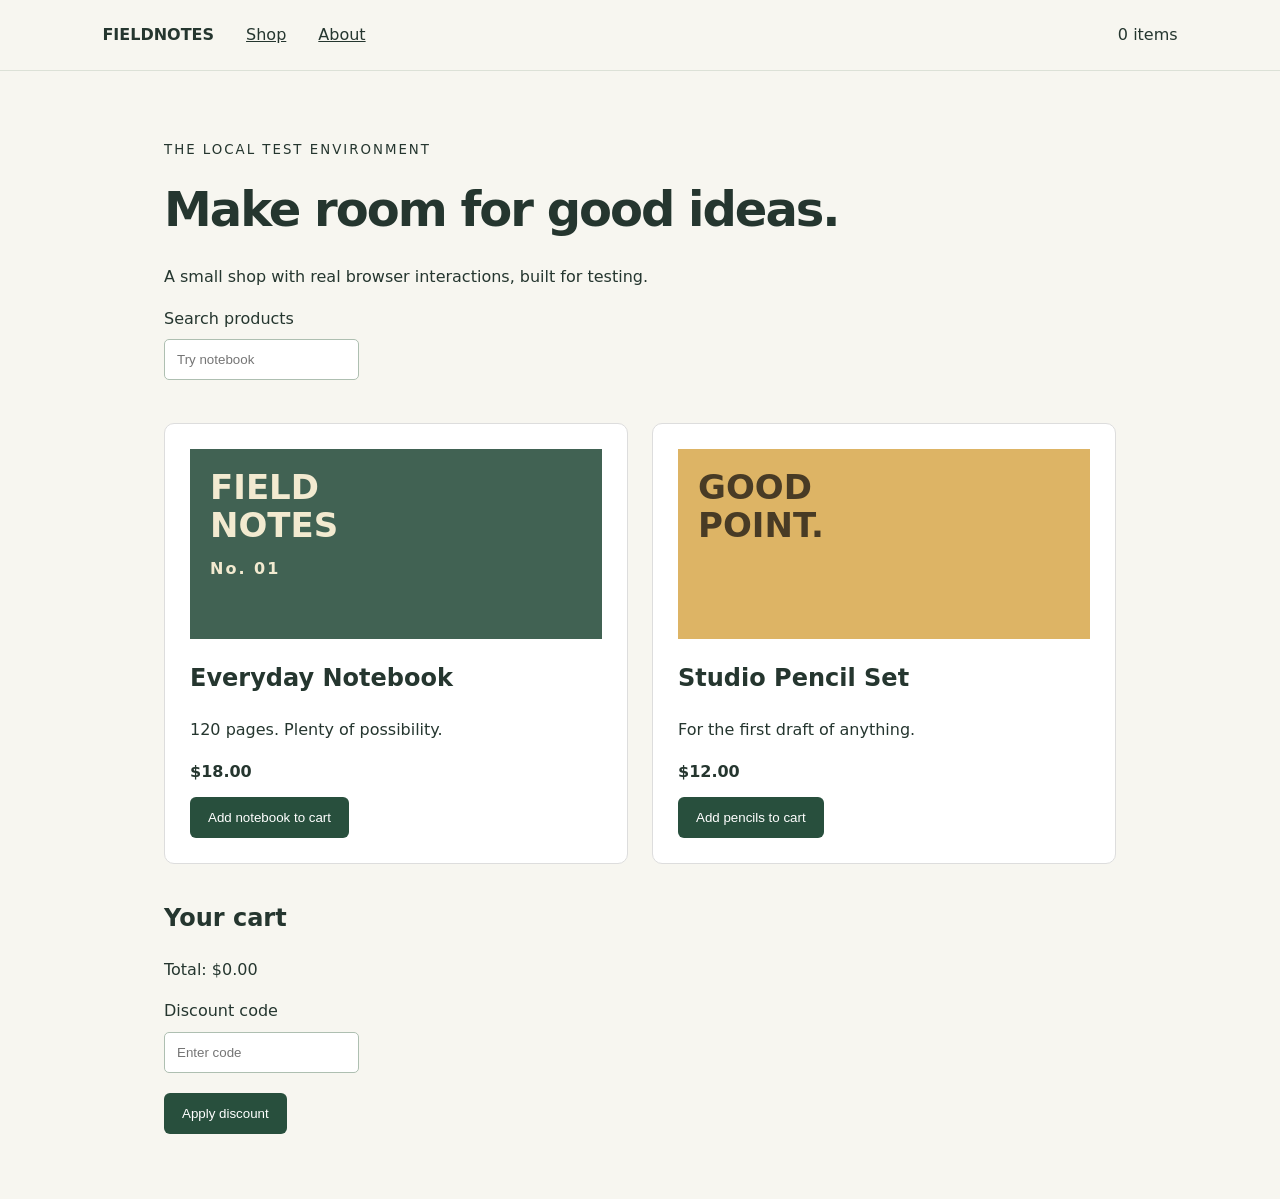
<file: demo/index.html>
<!doctype html><html lang="en"><head><meta charset="utf-8"><meta name="viewport" content="width=device-width, initial-scale=1"><title>Fieldnotes — Demo Store</title><link rel="stylesheet" href="/demo/style.css"><script src="/demo/app.js" defer></script></head>
<body><nav><strong>FIELDNOTES</strong><a href="/demo/">Shop</a><a href="/demo/about.html">About</a><span data-testid="cart-count">0 items</span></nav><main><small>THE LOCAL TEST ENVIRONMENT</small><h1>Make room for good ideas.</h1><p>A small shop with real browser interactions, built for testing.</p><label for="search">Search products</label><input id="search" data-testid="search" placeholder="Try notebook"><section class="products"><article data-testid="notebook-card"><div class="cover">FIELD<br>NOTES<br><small>No. 01</small></div><h2>Everyday Notebook</h2><p>120 pages. Plenty of possibility.</p><strong>$18.00</strong><button data-testid="add-notebook">Add notebook to cart</button></article><article data-testid="pencil-card"><div class="cover pencil">GOOD<br>POINT.</div><h2>Studio Pencil Set</h2><p>For the first draft of anything.</p><strong>$12.00</strong><button data-testid="add-pencil">Add pencils to cart</button></article></section><p data-testid="search-empty" hidden>No products found</p><h2>Your cart</h2><p data-testid="cart-total">Total: $0.00</p><label for="coupon">Discount code</label><input id="coupon" data-testid="coupon" placeholder="Enter code"><button data-testid="apply-coupon">Apply discount</button><p role="alert" data-testid="coupon-message"></p></main></body></html>
</file>
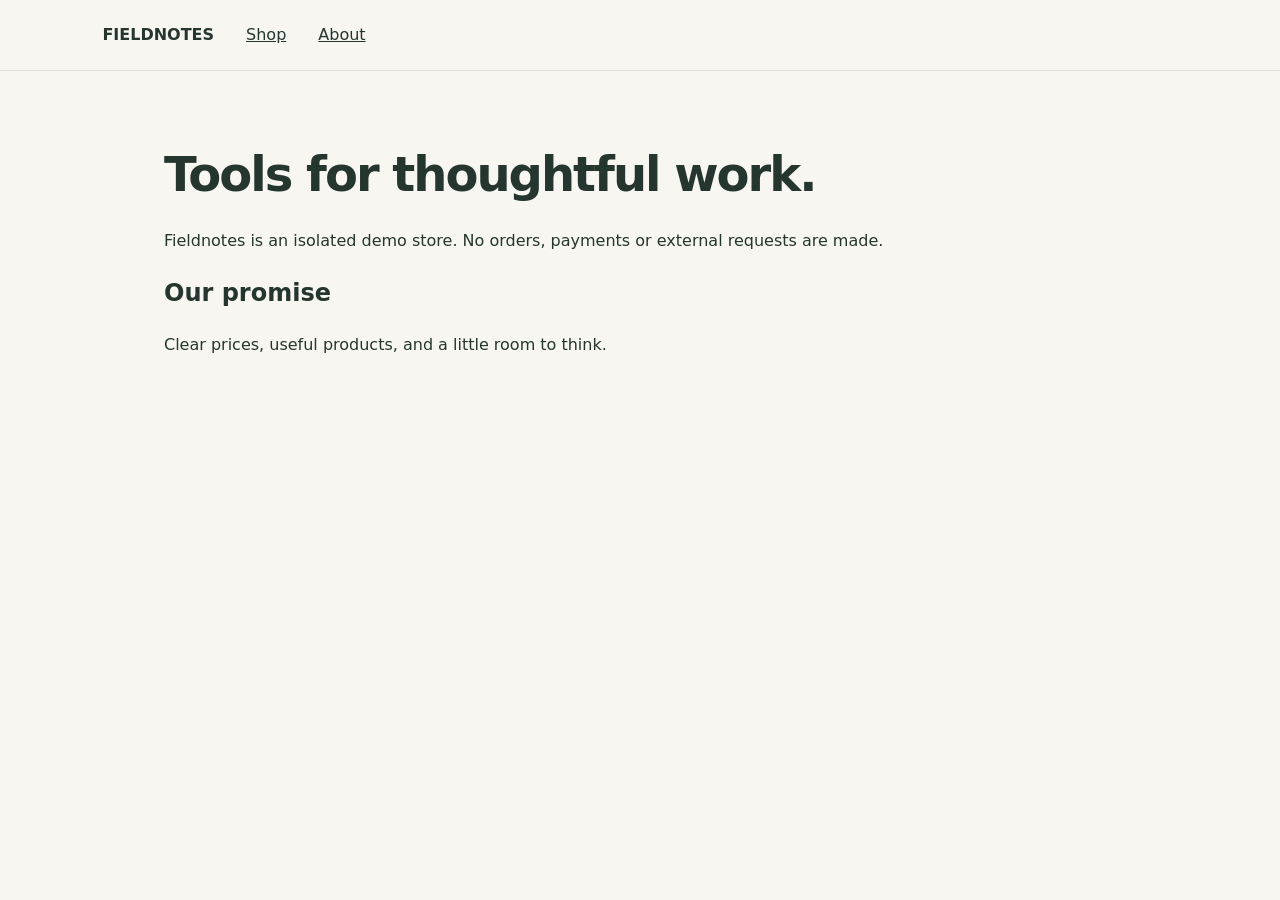
<file: demo/about.html>
<!doctype html><html lang="en"><head><meta charset="utf-8"><title>About Fieldnotes</title><link rel="stylesheet" href="/demo/style.css"></head><body><nav><strong>FIELDNOTES</strong><a href="/demo/">Shop</a><a href="/demo/about.html">About</a></nav><main><h1>Tools for thoughtful work.</h1><p>Fieldnotes is an isolated demo store. No orders, payments or external requests are made.</p><h2>Our promise</h2><p>Clear prices, useful products, and a little room to think.</p></main></body></html>
</file>
<file: demo/style.css>
*{box-sizing:border-box}body{margin:0;background:#f7f6f0;color:#25362f;font:16px/1.6 system-ui}nav{display:flex;gap:32px;align-items:center;padding:22px 8%;border-bottom:1px solid #dce1d7}nav span{margin-left:auto}a{color:inherit}main{max-width:1000px;margin:65px auto;padding:0 24px}h1{font-size:48px;letter-spacing:-2px;margin:10px 0}small{letter-spacing:2px}.products{display:flex;gap:24px;margin:35px 0}article{width:50%;background:white;padding:25px;border:1px solid #ddd;border-radius:10px}.cover{height:190px;background:#416253;color:#f2ead0;padding:20px;font-size:34px;line-height:1.1;font-weight:800}.cover small{font-size:16px}.pencil{background:#ddb465;color:#483b25}button{display:block;background:#284f3d;color:white;border:0;border-radius:6px;padding:13px 18px;margin-top:12px;cursor:pointer}input{padding:12px;border:1px solid #aebfb1;border-radius:5px;margin:8px 0}label{display:block}[hidden]{display:none!important}
</file>
